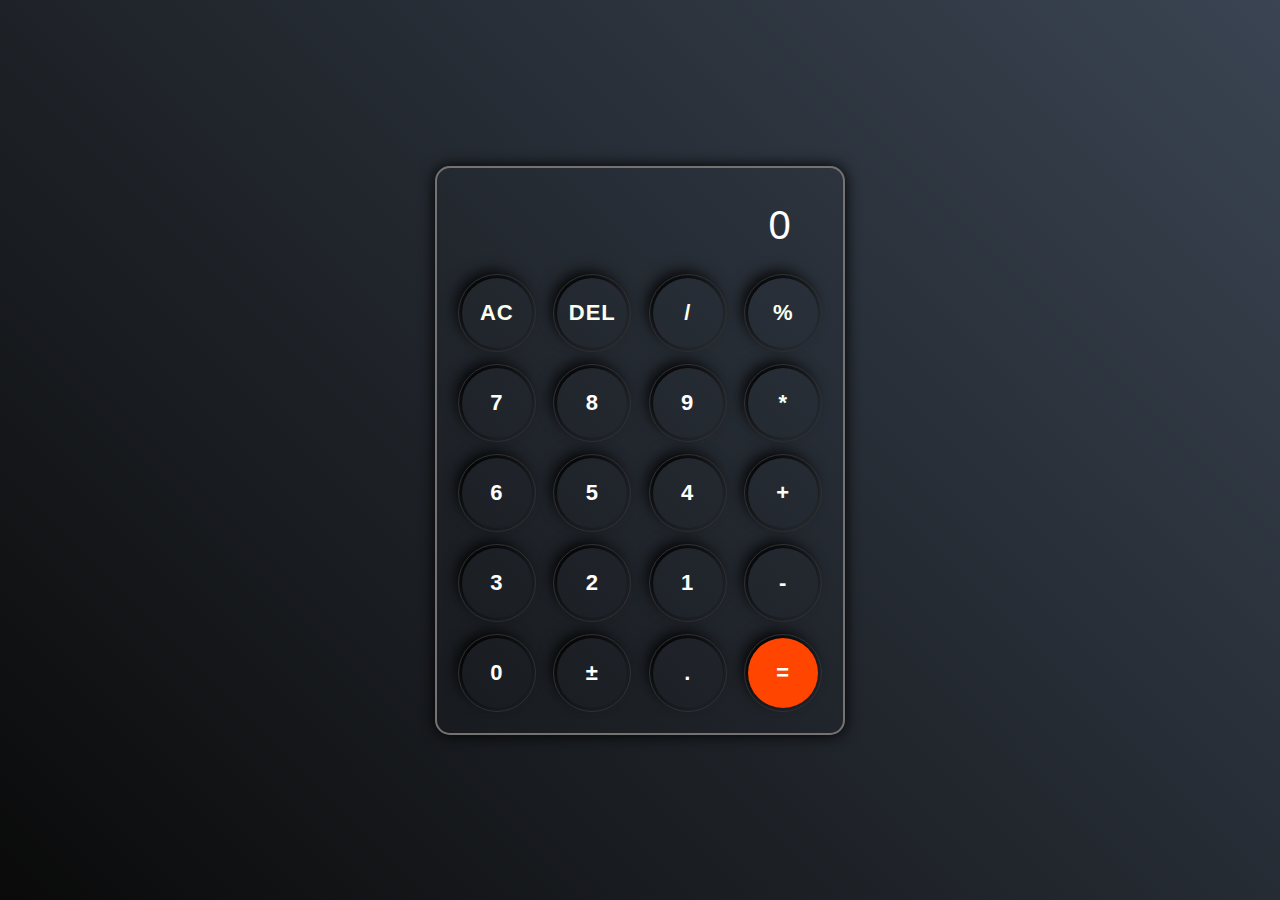
<file: Calculator/calculator.html>
<!DOCTYPE html>
<html lang="en">
<head>
    <meta charset="UTF-8">
    <meta name="viewport" content="width=device-width, initial-scale=1.0">
    <title>Calculator</title>
    <link rel="stylesheet" href="calculate.css">
</head>
<body>
    <div class="calculator">
        <div class="display">
        <input type="text" id="inputbox" value="0" placeholder="0" disabled>
    </div>
    <div class="row">
        <button type="button" class="opr">AC</button>
        <button type="button" class="opr">DEL</button>
        <button type="button" class="opr">/</button>
        <button type="button" class="opr">%</button>
    </div> 
    <div class="row">
        <button type="button">7</button>
        <button type="button">8</button>
        <button type="button">9</button>
        <button type="button" class="opr">*</button>
    </div>
    <div class="row">
        <button type="button">6</button>
        <button type="button">5</button>       
        <button type="button">4</button>
        <button type="button" class="opr">+</button>
    </div>
    <div class="row">
        <button type="button">3</button>
        <button type="button">2</button>
        <button type="button">1</button>
        <button type="button" class="opr">-</button>
    </div>
    <div class="row">
        <button type="button">0</button>
        <button type="button" id="plusminus">&#xB1;</button>
        <button type="button" >.</button>
        <button type="button" id="equalbutton">=</button>
    </div>
    </div>
    <script src="app.js"></script>
</body>
</html>
</file>
<file: Calculator/calculate.css>
*{
    margin:0;
    padding: 0;
    box-sizing: border-box;
    font-family: Arial, Helvetica, sans-serif;
    letter-spacing: 1px;
}
 
body{
    min-height:100vh;
    max-width: 100%;
    display: grid;
    place-items: center;
    background:linear-gradient(45deg,#0a0a0a,#3a4452) ;
}

.calculator{
    padding: 15px;
    box-shadow:0 0 15px #000;
    border: 2px solid rgb(116,114,114);
    border-radius: 15px;
}

.display input{
    width:360px ;
    border: none;
    outline: none;
    padding: 20px;
    background: transparent;
    color:#fff ;
    font-size:40px ;
    text-align: right;
    cursor: pointer;
}

input::placeholder{
    color: #fff;
}

button{
    width: 70px ;
    height: 70px;
    margin: 10px;
    background: transparent;
    color: #fff ;
    font-size:22px;
    font-weight: 600;
    border: 0;
    border-radius: 50%;
    outline-offset: 3px;
    outline: 1px solid #313131;
    box-shadow: -5px -6px 15px #000;
    cursor: pointer;
}

button:active{
    background: #000;
    transform: translate(2px,2px);
}

.opr{
    color:#fbfff0 ;
    font-size:#1e1919 ;
    font-weight:700;
}

#equalbutton{
    background-color: orangered;
    font-weight: 900;
}
</file>
